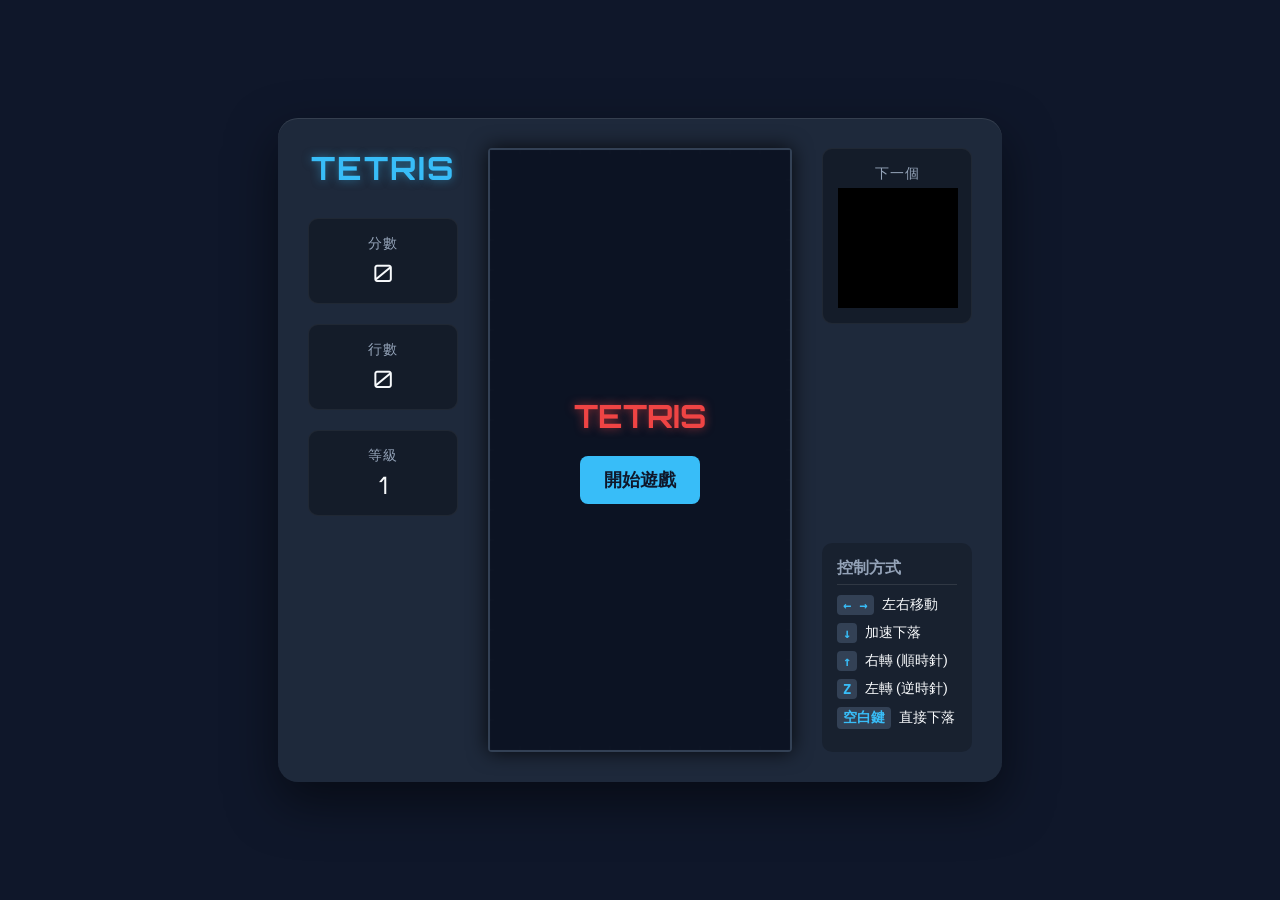
<file: tetris/index.html>
<!DOCTYPE html>
<html lang="zh-TW">
<head>
  <meta charset="UTF-8">
  <meta name="viewport" content="width=device-width, initial-scale=1.0">
  <title>經典俄羅斯方塊</title>
  <link rel="stylesheet" href="style.css">
  <!-- 使用現代化字型 -->
  <link href="https://fonts.googleapis.com/css2?family=Orbitron:wght@400;700&family=Roboto:wght@400;700&display=swap" rel="stylesheet">
</head>
<body>
  <div class="game-container">
    <div class="left-panel">
      <h1>TETRIS</h1>
      <div class="score-board">
        <p>分數</p>
        <div id="score">0</div>
      </div>
      <div class="score-board">
        <p>行數</p>
        <div id="lines">0</div>
      </div>
      <div class="score-board">
        <p>等級</p>
        <div id="level">1</div>
      </div>
    </div>
    
    <div class="canvas-container">
      <canvas id="game" width="300" height="600"></canvas>
      <div id="game-over" class="hidden">
        <h2>GAME OVER</h2>
        <button id="restart-btn">重新開始</button>
      </div>
    </div>

    <div class="right-panel">
      <div class="next-piece-container">
        <p>下一個</p>
        <canvas id="next-piece" width="120" height="120"></canvas>
      </div>
      
      <div class="controls-help">
        <h3>控制方式</h3>
        <ul>
          <li><span>← →</span> 左右移動</li>
          <li><span>↓</span> 加速下落</li>
          <li><span>↑</span> 右轉 (順時針)</li>
          <li><span>Z</span> 左轉 (逆時針)</li>
          <li><span>空白鍵</span> 直接下落</li>
        </ul>
      </div>
    </div>
  </div>

  <script src="script.js"></script>
</body>
</html>
</file>
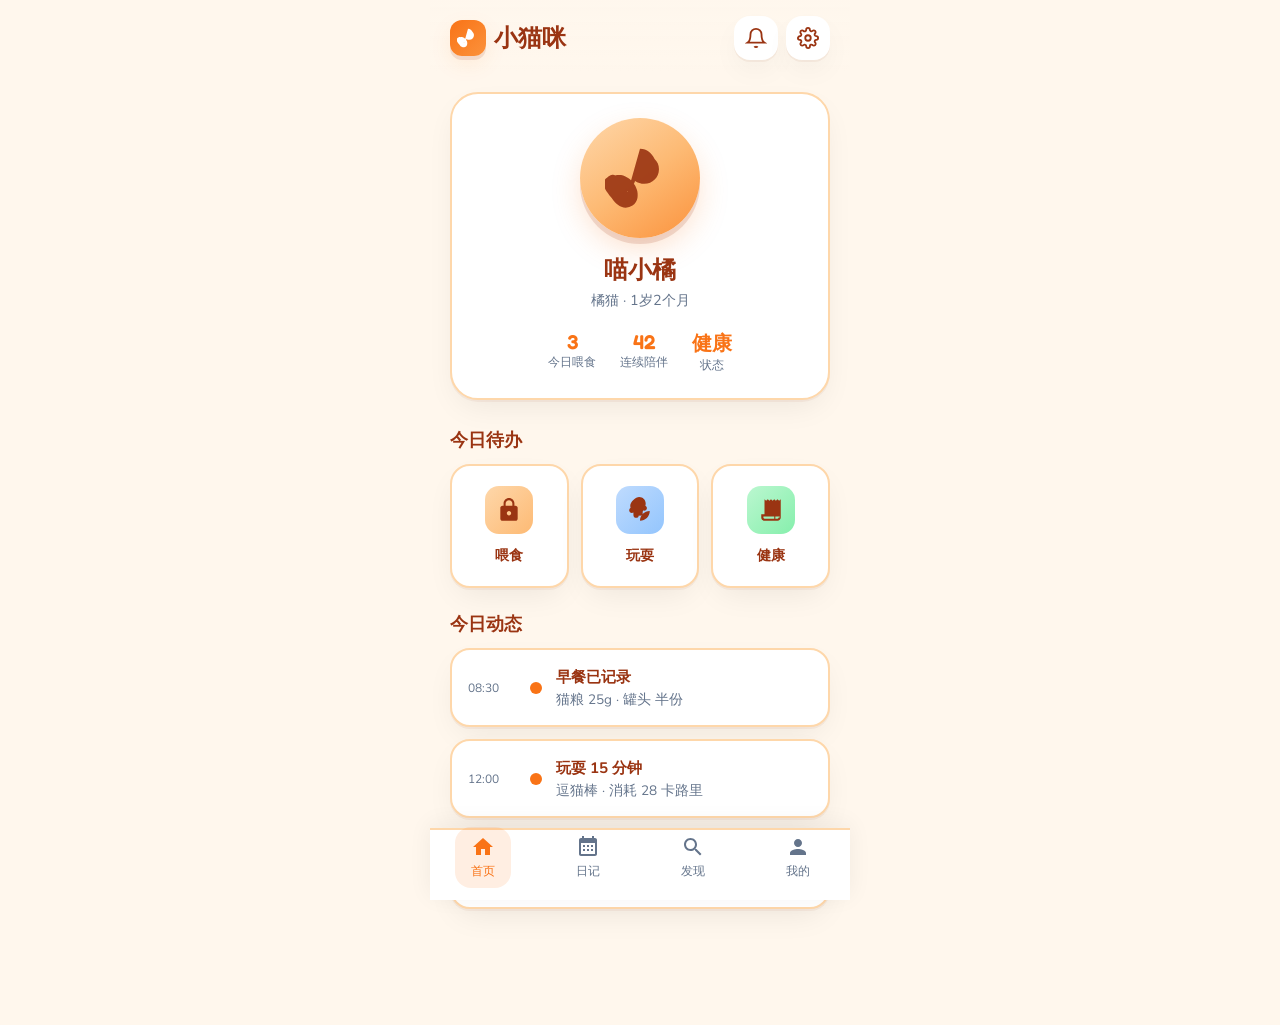
<file: ui-ux-pro-max-skill/preview/xiaomaomi-app.html>
<!DOCTYPE html>
<html lang="zh-CN">
<head>
  <meta charset="UTF-8">
  <meta name="viewport" content="width=device-width, initial-scale=1.0">
  <title>小猫咪 - 萌宠日常</title>
  <link rel="preconnect" href="https://fonts.googleapis.com">
  <link rel="preconnect" href="https://fonts.gstatic.com" crossorigin>
  <link href="https://fonts.googleapis.com/css2?family=Fredoka:wght@400;500;600;700&family=Nunito:wght@300;400;500;600;700&display=swap" rel="stylesheet">
  <style>
    :root {
      /* Pet Tech App 配色 - 来自 UI/UX Pro Max design system */
      --primary: #F97316;
      --primary-on: #0F172A;
      --secondary: #FB923C;
      --accent: #2563EB;
      --accent-on: #FFFFFF;
      --background: #FFF7ED;
      --foreground: #9A3412;
      --card: #FFFFFF;
      --card-foreground: #9A3412;
      --muted: #F1F0F0;
      --muted-foreground: #64748B;
      --border: #FED7AA;
      --destructive: #DC2626;
      --ring: #F97316;
      --radius-outer: 28px;
      --radius-card: 20px;
      --radius-btn: 16px;
      --shadow-clay: 0 4px 0 0 rgba(154, 52, 18, 0.12), 0 8px 24px -4px rgba(249, 115, 22, 0.15);
      --shadow-card: 0 2px 0 0 rgba(154, 52, 18, 0.06), 0 12px 32px -8px rgba(0,0,0,0.08);
    }

    * { box-sizing: border-box; margin: 0; padding: 0; }
    html { font-size: 16px; }
    body {
      font-family: 'Nunito', -apple-system, sans-serif;
      background: var(--background);
      color: var(--foreground);
      min-height: 100vh;
      padding-bottom: 80px;
      -webkit-font-smoothing: antialiased;
    }

    /* Header */
    .header {
      padding: 16px 20px 12px;
      display: flex;
      align-items: center;
      justify-content: space-between;
      background: linear-gradient(180deg, rgba(255,247,237,0.98) 0%, var(--background) 100%);
      position: sticky;
      top: 0;
      z-index: 10;
    }
    .logo {
      font-family: 'Fredoka', sans-serif;
      font-weight: 700;
      font-size: 1.5rem;
      color: var(--foreground);
      display: flex;
      align-items: center;
      gap: 8px;
    }
    .logo-icon {
      width: 36px;
      height: 36px;
      background: linear-gradient(135deg, var(--primary), var(--secondary));
      border-radius: 12px;
      display: flex;
      align-items: center;
      justify-content: center;
      box-shadow: var(--shadow-clay);
    }
    .logo-icon svg {
      width: 22px;
      height: 22px;
      fill: white;
    }
    .header-actions {
      display: flex;
      gap: 8px;
    }
    .icon-btn {
      width: 44px;
      height: 44px;
      border-radius: var(--radius-btn);
      border: none;
      background: var(--card);
      color: var(--foreground);
      cursor: pointer;
      display: flex;
      align-items: center;
      justify-content: center;
      box-shadow: var(--shadow-card);
      transition: transform 0.2s ease, box-shadow 0.2s ease;
    }
    .icon-btn:hover { transform: scale(0.96); }
    .icon-btn:focus-visible { outline: 2px solid var(--ring); outline-offset: 2px; }
    .icon-btn svg { width: 22px; height: 22px; }

    /* Hero - 主猫卡片 */
    .hero {
      padding: 20px;
      margin-bottom: 8px;
    }
    .hero-card {
      background: var(--card);
      border-radius: var(--radius-outer);
      padding: 24px;
      box-shadow: var(--shadow-card);
      border: 2px solid var(--border);
      text-align: center;
    }
    .cat-avatar {
      width: 120px;
      height: 120px;
      margin: 0 auto 16px;
      background: linear-gradient(145deg, #FED7AA 0%, #FDBA74 50%, #FB923C 100%);
      border-radius: 50%;
      display: flex;
      align-items: center;
      justify-content: center;
      box-shadow: 0 6px 0 0 rgba(154, 52, 18, 0.15), 0 12px 32px -4px rgba(249, 115, 22, 0.25);
    }
    .cat-avatar svg {
      width: 70px;
      height: 70px;
      fill: var(--foreground);
      opacity: 0.9;
    }
    .hero-card h1 {
      font-family: 'Fredoka', sans-serif;
      font-size: 1.5rem;
      color: var(--foreground);
      margin-bottom: 4px;
    }
    .hero-card .subtitle {
      font-size: 0.9rem;
      color: var(--muted-foreground);
      margin-bottom: 20px;
    }
    .stats-row {
      display: flex;
      justify-content: center;
      gap: 24px;
    }
    .stat {
      text-align: center;
    }
    .stat-value {
      font-family: 'Fredoka', sans-serif;
      font-weight: 600;
      font-size: 1.25rem;
      color: var(--primary);
    }
    .stat-label {
      font-size: 0.75rem;
      color: var(--muted-foreground);
    }

    /* 快捷操作区 */
    .section-title {
      font-family: 'Fredoka', sans-serif;
      font-size: 1.1rem;
      padding: 0 20px 12px;
      color: var(--foreground);
    }
    .quick-actions {
      padding: 0 20px 24px;
      display: grid;
      grid-template-columns: repeat(3, 1fr);
      gap: 12px;
    }
    .action-card {
      background: var(--card);
      border-radius: var(--radius-card);
      padding: 20px 12px;
      text-align: center;
      box-shadow: var(--shadow-card);
      border: 2px solid var(--border);
      cursor: pointer;
      transition: transform 0.2s ease, box-shadow 0.2s ease;
      text-decoration: none;
      color: inherit;
      display: block;
    }
    .action-card:hover {
      transform: translateY(-2px);
      box-shadow: 0 4px 0 0 rgba(154, 52, 18, 0.08), 0 16px 40px -8px rgba(0,0,0,0.12);
    }
    .action-card:focus-visible { outline: 2px solid var(--ring); outline-offset: 2px; }
    .action-icon {
      width: 48px;
      height: 48px;
      margin: 0 auto 10px;
      border-radius: 14px;
      display: flex;
      align-items: center;
      justify-content: center;
    }
    .action-card:nth-child(1) .action-icon { background: linear-gradient(135deg, #FED7AA, #FDBA74); }
    .action-card:nth-child(2) .action-icon { background: linear-gradient(135deg, #BFDBFE, #93C5FD); }
    .action-card:nth-child(3) .action-icon { background: linear-gradient(135deg, #BBF7D0, #86EFAC); }
    .action-icon svg { width: 26px; height: 26px; fill: var(--foreground); }
    .action-card span {
      font-size: 0.9rem;
      font-weight: 600;
      color: var(--foreground);
    }

    /* 今日动态 */
    .feed-section {
      padding: 0 20px 24px;
    }
    .feed-card {
      background: var(--card);
      border-radius: var(--radius-card);
      padding: 16px;
      margin-bottom: 12px;
      box-shadow: var(--shadow-card);
      border: 2px solid var(--border);
      display: flex;
      align-items: center;
      gap: 14px;
    }
    .feed-time {
      font-size: 0.75rem;
      color: var(--muted-foreground);
      min-width: 48px;
    }
    .feed-dot {
      width: 12px;
      height: 12px;
      border-radius: 50%;
      background: var(--primary);
      flex-shrink: 0;
    }
    .feed-content {
      flex: 1;
    }
    .feed-content strong {
      font-size: 0.95rem;
      color: var(--foreground);
    }
    .feed-content p {
      font-size: 0.85rem;
      color: var(--muted-foreground);
      margin-top: 2px;
    }

    /* 底部导航 */
    .bottom-nav {
      position: fixed;
      bottom: 0;
      left: 0;
      right: 0;
      height: 72px;
      background: var(--card);
      border-top: 2px solid var(--border);
      display: flex;
      justify-content: space-around;
      align-items: center;
      padding: 8px 0 24px;
      box-shadow: 0 -4px 24px rgba(0,0,0,0.06);
    }
    .nav-item {
      display: flex;
      flex-direction: column;
      align-items: center;
      gap: 4px;
      color: var(--muted-foreground);
      text-decoration: none;
      font-size: 0.75rem;
      padding: 8px 16px;
      border-radius: var(--radius-btn);
      transition: color 0.2s, background 0.2s;
    }
    .nav-item:hover, .nav-item.active {
      color: var(--primary);
    }
    .nav-item.active {
      background: rgba(249, 115, 22, 0.12);
    }
    .nav-item svg {
      width: 24px;
      height: 24px;
      fill: currentColor;
    }

    /* 响应式 */
    @media (min-width: 768px) {
      body { max-width: 420px; margin: 0 auto; }
      .bottom-nav { max-width: 420px; left: 50%; transform: translateX(-50%); }
    }
  </style>
</head>
<body>
  <header class="header">
    <div class="logo">
      <div class="logo-icon" aria-hidden="true">
        <svg viewBox="0 0 24 24" xmlns="http://www.w3.org/2000/svg"><path d="M12 2c2.5 0 4 1.5 5 3.5 1 .9 1.5 2.1 1.5 3.5 0 2.8-2.2 5-5 5-1.2 0-2.3-.4-3.2-1-.1.4-.3.8-.5 1.2-.6 1.2-1.5 2.2-2.6 2.8-.3.2-.7.3-1 .5-.4.2-.8.4-1.2.5-.5.2-1 .3-1.5.3-1.7 0-3.2-1.4-3.5-3.1-.1-.5 0-1 .2-1.5.2-.4.5-.7.8-1 .4-.4.8-.7 1.2-1 .5-.3 1-.5 1.5-.6.6-.2 1.2-.2 1.8-.1.5.1 1 .3 1.5.5.4.2.8.4 1.2.7.3.2.6.5.9.8.2.2.4.4.6.7.2.2.3.5.5.7.2.3.3.6.5 1 .2.4.3.8.4 1.2.1.5.1 1 .1 1.5 0 .5-.1 1-.3 1.5-.2.5-.5.9-.8 1.3-.4.4-.9.7-1.4.9-.5.2-1 .4-1.6.4-.5 0-1-.1-1.5-.3-.4-.2-.8-.4-1.2-.7-.3-.2-.6-.5-.9-.8-.2-.2-.4-.5-.6-.7-.2-.3-.4-.5-.6-.8-.2-.2-.4-.5-.6-.7-.2-.2-.4-.5-.5-.7-.2-.2-.3-.5-.5-.7-.1-.2-.3-.4-.4-.6-.1-.2-.2-.4-.3-.6-.1-.2-.2-.4-.2-.6-.1-.2-.1-.4-.2-.6 0-.2-.1-.4-.1-.6 0-.2 0-.4.1-.6.1-.2.2-.4.3-.5.1-.2.3-.3.4-.5.2-.1.3-.3.5-.4.2-.1.3-.3.5-.4.2-.1.4-.2.6-.3.2-.1.4-.1.6-.2.2 0 .4 0 .6.1.2 0 .4.1.6.2.2.1.4.2.5.4.2.1.3.3.5.5.1.2.3.4.4.6.1.2.2.4.3.6.1.2.1.4.2.7.1.2 0 .5.1.7.1.2 0 .5 0 .7-.1.2-.1.5-.2.7-.4.2-.2.4-.4.6-.6.2-.2.3-.5.5-.7.1-.2.3-.5.4-.7.1-.2.2-.5.3-.7.1-.2.1-.5.2-.7 0-.2.1-.5.1-.7 0-.2 0-.5-.1-.7-.1-.2-.2-.4-.4-.6-.2-.2-.4-.3-.6-.5-.2-.1-.4-.2-.7-.3-.2-.1-.5-.1-.7-.1-.2 0-.5.1-.7.2-.2.1-.4.2-.6.4-.2.2-.3.4-.5.6-.1.2-.2.4-.3.6-.1.2-.1.4-.2.6 0 .2 0 .4.1.6.1.2.1.4.2.5.1.2.2.3.3.5.1.2.2.4.3.5.1.2.2.3.3.5.1.2.1.3.2.5.1.2.1.3.2.5.1.2.1.3.1.5 0 .2.1.4.1.5.1.2 0 .3.1.5.1.2.1.3.2.5.2.2.1.3.2.5.2.2.1.3.3.5.3.2.1.3.3.5.3.2.1.3.3.5.3.2.1.3.3.5.3z"/></svg>
      </div>
      小猫咪
    </div>
    <div class="header-actions">
      <button type="button" class="icon-btn" aria-label="通知">
        <svg viewBox="0 0 24 24" fill="none" stroke="currentColor" stroke-width="2"><path d="M18 8A6 6 0 0 0 6 8c0 7-3 9-3 9h18s-3-2-3-9"/><path d="M13.73 21a2 2 0 0 1-3.46 0"/></svg>
      </button>
      <button type="button" class="icon-btn" aria-label="设置">
        <svg viewBox="0 0 24 24" fill="none" stroke="currentColor" stroke-width="2"><circle cx="12" cy="12" r="3"/><path d="M19.4 15a1.65 1.65 0 0 0 .33 1.82l.06.06a2 2 0 0 1 0 2.83 2 2 0 0 1-2.83 0l-.06-.06a1.65 1.65 0 0 0-1.82-.33 1.65 1.65 0 0 0-1 1.51V21a2 2 0 0 1-2 2 2 2 0 0 1-2-2v-.09A1.65 1.65 0 0 0 9 19.4a1.65 1.65 0 0 0-1.82.33l-.06.06a2 2 0 0 1-2.83 0 2 2 0 0 1 0-2.83l.06-.06a1.65 1.65 0 0 0 .33-1.82 1.65 1.65 0 0 0-1.51-1H3a2 2 0 0 1-2-2 2 2 0 0 1 2-2h.09A1.65 1.65 0 0 0 4.6 9a1.65 1.65 0 0 0-.33-1.82l-.06-.06a2 2 0 0 1 0-2.83 2 2 0 0 1 2.83 0l.06.06a1.65 1.65 0 0 0 1.82.33H9a1.65 1.65 0 0 0 1-1.51V3a2 2 0 0 1 2-2 2 2 0 0 1 2 2v.09a1.65 1.65 0 0 0 1 1.51 1.65 1.65 0 0 0 1.82-.33l.06-.06a2 2 0 0 1 2.83 0 2 2 0 0 1 0 2.83l-.06.06a1.65 1.65 0 0 0-.33 1.82V9a1.65 1.65 0 0 0 1.51 1H21a2 2 0 0 1 2 2 2 2 0 0 1-2 2h-.09a1.65 1.65 0 0 0-1.51 1z"/></svg>
      </button>
    </div>
  </header>

  <main>
    <section class="hero">
      <div class="hero-card">
        <div class="cat-avatar" role="img" aria-label="猫咪头像">
          <svg viewBox="0 0 24 24" xmlns="http://www.w3.org/2000/svg"><path d="M12 2c2.5 0 4 1.5 5 3.5 1 .9 1.5 2.1 1.5 3.5 0 2.8-2.2 5-5 5-1.2 0-2.3-.4-3.2-1-.1.4-.3.8-.5 1.2-.6 1.2-1.5 2.2-2.6 2.8-.3.2-.7.3-1 .5-.4.2-.8.4-1.2.5-.5.2-1 .3-1.5.3-1.7 0-3.2-1.4-3.5-3.1-.1-.5 0-1 .2-1.5.2-.4.5-.7.8-1 .4-.4.8-.7 1.2-1 .5-.3 1-.5 1.5-.6.6-.2 1.2-.2 1.8-.1.5.1 1 .3 1.5.5.4.2.8.4 1.2.7.3.2.6.5.9.8.2.2.4.4.6.7.2.2.3.5.5.7.2.3.3.6.5 1 .2.4.3.8.4 1.2.1.5.1 1 .1 1.5 0 .5-.1 1-.3 1.5-.2.5-.5.9-.8 1.3-.4.4-.9.7-1.4.9-.5.2-1 .4-1.6.4-.5 0-1-.1-1.5-.3-.4-.2-.8-.4-1.2-.7-.3-.2-.6-.5-.9-.8-.2-.2-.4-.5-.6-.7-.2-.3-.4-.5-.6-.8-.2-.2-.4-.5-.6-.7-.2-.2-.4-.5-.5-.7-.2-.2-.3-.5-.5-.7-.1-.2-.3-.4-.4-.6-.1-.2-.2-.4-.3-.6-.1-.2-.2-.4-.2-.6-.1-.2-.1-.4-.2-.6 0-.2-.1-.4-.1-.6 0-.2 0-.4.1-.6.1-.2.2-.4.3-.5.1-.2.3-.3.4-.5.2-.1.3-.3.5-.4.2-.1.3-.3.5-.4.2-.1.4-.2.6-.3.2-.1.4-.1.6-.2.2 0 .4 0 .6.1.2 0 .4.1.6.2.2.1.4.2.5.4.2.1.3.3.5.5.1.2.3.4.4.6.1.2.2.4.3.6.1.2.1.4.2.7.1.2 0 .5.1.7.1.2 0 .5 0 .7-.1.2-.1.5-.2.7-.4.2-.2.4-.4.6-.6.2-.2.3-.5.5-.7.1-.2.3-.5.4-.7.1-.2.2-.5.3-.7.1-.2.1-.5.2-.7 0-.2.1-.5.1-.7 0-.2 0-.5-.1-.7-.1-.2-.2-.4-.4-.6-.2-.2-.4-.3-.6-.5-.2-.1-.4-.2-.7-.3-.2-.1-.5-.1-.7-.1-.2 0-.5.1-.7.2-.2.1-.4.2-.6.4-.2.2-.3.4-.5.6-.1.2-.2.4-.3.6-.1.2-.1.4-.2.6 0 .2 0 .4.1.6.1.2.1.4.2.5.1.2.2.3.3.5.1.2.2.4.3.5.1.2.2.3.3.5.1.2.1.3.2.5.1.2.1.3.2.5.1.2.1.3.1.5 0 .2.1.4.1.5.1.2 0 .3.1.5.1.2.1.3.2.5.2.2.1.3.2.5.2.2.1.3.3.5.3.2.1.3.3.5.3.2.1.3.3.5.3.2.1.3.3.5.3z"/></svg>
        </div>
        <h1>喵小橘</h1>
        <p class="subtitle">橘猫 · 1岁2个月</p>
        <div class="stats-row">
          <div class="stat">
            <div class="stat-value">3</div>
            <div class="stat-label">今日喂食</div>
          </div>
          <div class="stat">
            <div class="stat-value">42</div>
            <div class="stat-label">连续陪伴</div>
          </div>
          <div class="stat">
            <div class="stat-value">健康</div>
            <div class="stat-label">状态</div>
          </div>
        </div>
      </div>
    </section>

    <h2 class="section-title">今日待办</h2>
    <div class="quick-actions">
      <a href="#" class="action-card">
        <div class="action-icon">
          <svg viewBox="0 0 24 24" xmlns="http://www.w3.org/2000/svg"><path d="M18 8h-1V6c0-2.76-2.24-5-5-5S7 3.24 7 6v2H6c-1.1 0-2 .9-2 2v10c0 1.1.9 2 2 2h12c1.1 0 2-.9 2-2V10c0-1.1-.9-2-2-2zm-6 9c-1.1 0-2-.9-2-2s.9-2 2-2 2 .9 2 2-.9 2-2 2zm3.1-9H8.9V6c0-1.71 1.39-3.1 3.1-3.1 1.71 0 3.1 1.39 3.1 3.1v2z"/></svg>
        </div>
        <span>喂食</span>
      </a>
      <a href="#" class="action-card">
        <div class="action-icon">
          <svg viewBox="0 0 24 24" xmlns="http://www.w3.org/2000/svg"><path d="M12 22c4.97 0 9-4.03 9-9-4.97 0-9 4.03-9 9zM5.6 10.25c0 1.38 1.12 2.5 2.5 2.5.53 0 1.01-.16 1.42-.44l-.02 2.44c0 1.38 1.12 2.5 2.5 2.5s2.5-1.12 2.5-2.5l-.02-2.44c.4.28.89.44 1.42.44 1.38 0 2.5-1.12 2.5-2.5 0-1-.6-1.86-1.44-2.28.19-.59.31-1.23.31-1.91 0-3.31-2.69-6-6-6S3 4.69 3 8c0 .68.12 1.32.31 1.91C2.6 10.39 2 11.25 2 12.25 2 13.63 3.12 14.75 4.5 14.75c.53 0 1.01-.16 1.42-.44l.02 2.44c0 1.38 1.12 2.5 2.5 2.5s2.5-1.12 2.5-2.5l.02-2.44c.4.28.89.44 1.42.44 1.38 0 2.5-1.12 2.5-2.5 0-1-.6-1.86-1.44-2.28.19-.59.31-1.23.31-1.91 0-3.31-2.69-6-6-6z"/></svg>
        </div>
        <span>玩耍</span>
      </a>
      <a href="#" class="action-card">
        <div class="action-icon">
          <svg viewBox="0 0 24 24" xmlns="http://www.w3.org/2000/svg"><path d="M19.5 3.5L18 2l-1.5 1.5L15 2l-1.5 1.5L12 2l-1.5 1.5L9 2 7.5 3.5 6 2v14H3v3c0 1.66 1.34 3 3 3h12c1.66 0 3-1.34 3-3V2l-1.5 1.5zM15 20H6c-.55 0-1-.45-1-1v-1h10v2zm4-1c0 .55-.45 1-1 1h-2v-2h4v1z"/></svg>
        </div>
        <span>健康</span>
      </a>
    </div>

    <h2 class="section-title">今日动态</h2>
    <section class="feed-section">
      <div class="feed-card">
        <span class="feed-time">08:30</span>
        <span class="feed-dot"></span>
        <div class="feed-content">
          <strong>早餐已记录</strong>
          <p>猫粮 25g · 罐头 半份</p>
        </div>
      </div>
      <div class="feed-card">
        <span class="feed-time">12:00</span>
        <span class="feed-dot"></span>
        <div class="feed-content">
          <strong>玩耍 15 分钟</strong>
          <p>逗猫棒 · 消耗 28 卡路里</p>
        </div>
      </div>
      <div class="feed-card">
        <span class="feed-time">18:00</span>
        <span class="feed-dot"></span>
        <div class="feed-content">
          <strong>晚餐待喂</strong>
          <p>点击记录今日晚餐</p>
        </div>
      </div>
    </section>
  </main>

  <nav class="bottom-nav" aria-label="主导航">
    <a href="#" class="nav-item active" aria-current="page">
      <svg viewBox="0 0 24 24"><path d="M10 20v-6h4v6h5v-8h3L12 3 2 12h3v8z"/></svg>
      首页
    </a>
    <a href="#" class="nav-item">
      <svg viewBox="0 0 24 24"><path d="M19 3h-1V1h-2v2H8V1H6v2H5c-1.11 0-1.99.9-1.99 2L3 19c0 1.1.89 2 2 2h14c1.1 0 2-.9 2-2V5c0-1.1-.9-2-2-2zm0 16H5V8h14v11zM9 10H7v2h2v-2zm4 0h-2v2h2v-2zm4 0h-2v2h2v-2zm-8 4H7v2h2v-2zm4 0h-2v2h2v-2zm4 0h-2v2h2v-2z"/></svg>
      日记
    </a>
    <a href="#" class="nav-item">
      <svg viewBox="0 0 24 24"><path d="M15.5 14h-.79l-.28-.27C15.41 12.59 16 11.11 16 9.5 16 5.91 13.09 3 9.5 3S3 5.91 3 9.5 5.91 16 9.5 16c1.61 0 3.09-.59 4.23-1.57l.27.28v.79l5 4.99L20.49 19l-4.99-5zm-6 0C7.01 14 5 11.99 5 9.5S7.01 5 9.5 5 14 7.01 14 9.5 11.99 14 9.5 14z"/></svg>
      发现
    </a>
    <a href="#" class="nav-item">
      <svg viewBox="0 0 24 24"><path d="M12 12c2.21 0 4-1.79 4-4s-1.79-4-4-4-4 1.79-4 4 1.79 4 4 4zm0 2c-2.67 0-8 1.34-8 4v2h16v-2c0-2.66-5.33-4-8-4z"/></svg>
      我的
    </a>
  </nav>
</body>
</html>
</file>
<file: tetris/style.css>
:root {
  --bg-color: #0f172a;
  --panel-bg: #1e293b;
  --text-main: #f8fafc;
  --text-dim: #94a3b8;
  --accent: #38bdf8;
  --grid-color: rgba(255, 255, 255, 0.05);
}

* {
  box-sizing: border-box;
  margin: 0;
  padding: 0;
}

body {
  background-color: var(--bg-color);
  color: var(--text-main);
  font-family: 'Roboto', sans-serif;
  display: flex;
  justify-content: center;
  align-items: center;
  height: 100vh;
  overflow: hidden;
}

.game-container {
  display: flex;
  gap: 30px;
  background: var(--panel-bg);
  padding: 30px;
  border-radius: 20px;
  box-shadow: 0 20px 50px rgba(0, 0, 0, 0.5), inset 0 1px 0 rgba(255, 255, 255, 0.1);
}

.left-panel, .right-panel {
  display: flex;
  flex-direction: column;
  justify-content: flex-start;
  width: 150px;
}

h1 {
  font-family: 'Orbitron', sans-serif;
  font-size: 2rem;
  color: var(--accent);
  text-shadow: 0 0 10px rgba(56, 189, 248, 0.5);
  margin-bottom: 30px;
  text-align: center;
  letter-spacing: 2px;
}

.score-board, .next-piece-container {
  background: rgba(0, 0, 0, 0.3);
  padding: 15px;
  border-radius: 10px;
  margin-bottom: 20px;
  text-align: center;
  border: 1px solid rgba(255, 255, 255, 0.05);
}

.score-board p, .next-piece-container p {
  color: var(--text-dim);
  font-size: 0.9rem;
  margin-bottom: 5px;
  text-transform: uppercase;
  letter-spacing: 1px;
}

#score, #lines, #level {
  font-family: 'Orbitron', sans-serif;
  font-size: 1.5rem;
  color: var(--text-main);
}

.canvas-container {
  position: relative;
  border: 2px solid #334155;
  border-radius: 4px;
  background-color: #000;
  box-shadow: 0 0 20px rgba(0, 0, 0, 0.8);
}

canvas#game {
  display: block;
}

canvas#next-piece {
  display: block;
  margin: 0 auto;
}

#game-over {
  position: absolute;
  top: 0;
  left: 0;
  width: 100%;
  height: 100%;
  background: rgba(15, 23, 42, 0.85);
  display: flex;
  flex-direction: column;
  justify-content: center;
  align-items: center;
  z-index: 10;
  backdrop-filter: blur(4px);
}

#game-over.hidden {
  display: none;
}

#game-over h2 {
  font-family: 'Orbitron', sans-serif;
  font-size: 2rem;
  color: #ef4444;
  margin-bottom: 20px;
  text-shadow: 0 0 10px rgba(239, 68, 68, 0.6);
}

#restart-btn {
  background: var(--accent);
  color: #0f172a;
  border: none;
  padding: 12px 24px;
  font-size: 1.1rem;
  font-weight: bold;
  border-radius: 8px;
  cursor: pointer;
  transition: all 0.2s ease;
  font-family: 'Roboto', sans-serif;
}

#restart-btn:hover {
  background: #7dd3fc;
  transform: scale(1.05);
}

.controls-help {
  margin-top: auto;
  background: rgba(0, 0, 0, 0.2);
  padding: 15px;
  border-radius: 10px;
}

.controls-help h3 {
  font-size: 1rem;
  color: var(--text-dim);
  margin-bottom: 10px;
  border-bottom: 1px solid rgba(255,255,255,0.1);
  padding-bottom: 5px;
}

.controls-help ul {
  list-style: none;
}

.controls-help li {
  font-size: 0.85rem;
  margin-bottom: 8px;
  display: flex;
  align-items: center;
}

.controls-help span {
  background: #334155;
  padding: 2px 6px;
  border-radius: 4px;
  margin-right: 8px;
  font-family: monospace;
  color: var(--accent);
  font-weight: bold;
}
</file>
